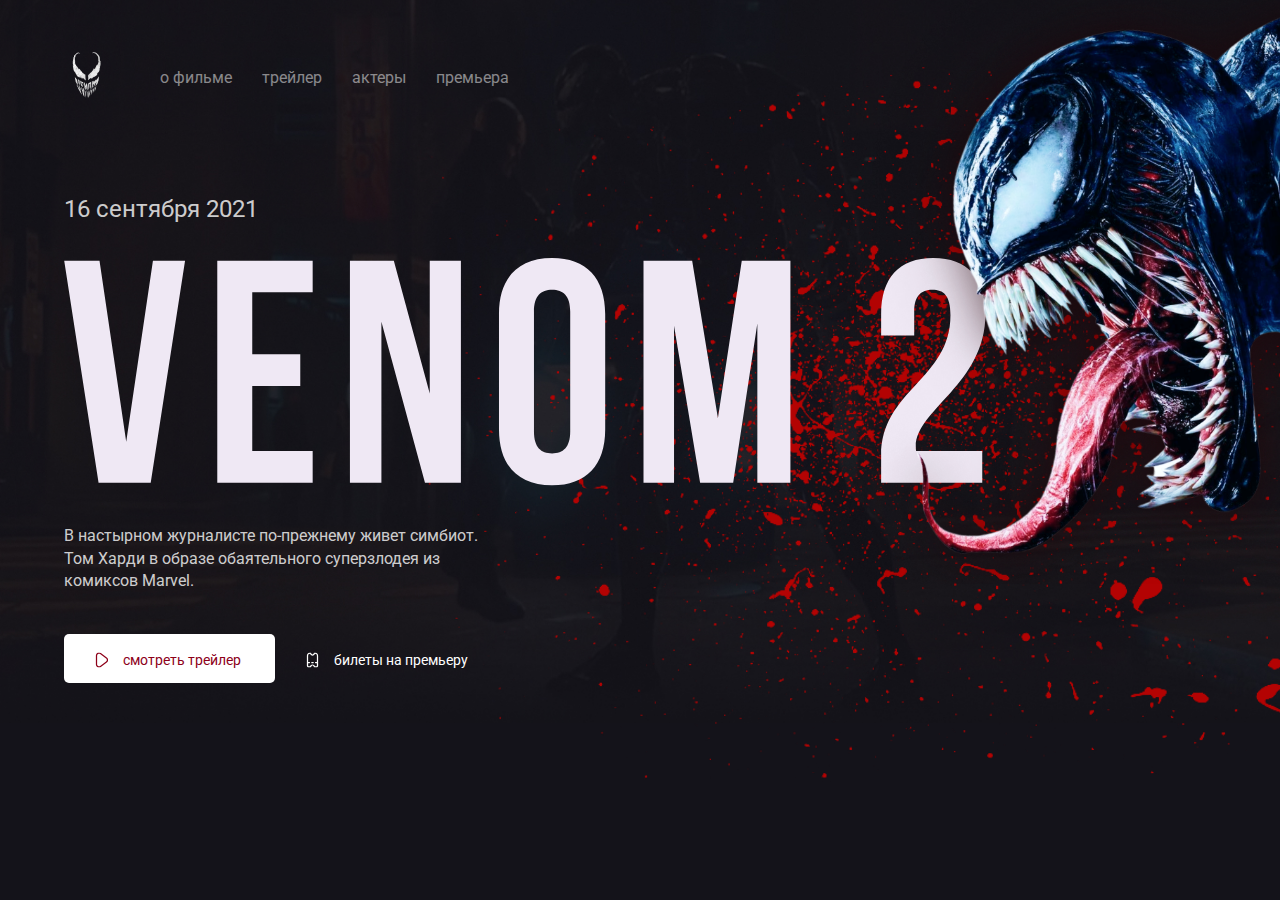
<file: project-Venom/index.html>
<!DOCTYPE html>
<html lang="ru">
<head>
  <meta charset="UTF-8" />
  <meta http-equiv="X-UA-Compatible" content="IE=edge" />
  <meta name="viewport" content="width=device-width, initial-scale=1.0" />
  <title>Document</title>
  <link rel="preconnect" href="https://fonts.gstatic.com">
  <link href="https://fonts.googleapis.com/css2?family=Roboto:wght@400;700&display=swap" rel="stylesheet" />
  <link rel="stylesheet" href="css/jquery.fancybox.min.css" />
  <link rel="stylesheet" href="css/normalize.css" />
  <link rel="stylesheet" href="css/style.css" />
</head>
<body class="blood">
  <div class="conteiner">
    <header class="header">
      <a href="/" class="logo-link">
        <img width="46" height="71" src="img/logo.png" alt="logo" class="img-logo">
      </a>
      <nav class="nav">
        <button class="menu-button">
          <span class="menu-button-text">меню</span>
          <img src="img/menu.svg" alt="menu" class="menu-button-icon" />
        </button>
        <button class="menu-close">
          <span class="menu-close-text">закрыть</span>
          <img src="img/back.svg" alt="close" class="menu-close-icon">
        </button>
        <ul class="nav-menu">
          <li class="nav-menu-item">
            <a href="about.html" class="nav-menu-link">о фильме</a>
          </li>
          <li class="nav-menu-item">
            <a href="#" class="nav-menu-link">трейлер</a>
          </li>
          <li class="nav-menu-item">
            <a href="#" class="nav-menu-link">актеры</a>
          </li>
          <li class="nav-menu-item">
            <a href="#" class="nav-menu-link">премьера</a>
          </li>
        </ul>
      </nav>
    </header>
    <div class="film">
      <div class="film-text">
        <span class="film-data">16 сентября 2021</span>
        <img src="img/venom-2.svg" alt="text-venom" class="film-logo">
        <p class="film-description">
          В настырном журналисте по-прежнему живет симбиот. Том Харди в образе обаятельного суперзлодея из комиксов Marvel.
        </p>
      </div>
      <!-- /.film-text -->
      <div class="button-group">
        <a class="button button-primary" data-fancybox href="https://youtu.be/Othd8W8o3t0">
          <img width="15px" src="img/play.svg" alt="play" class="button-icon">
          <span class="button-text">смотреть трейлер</span>
        </a>
        <a href="#" class="button button-link">
          <img width="15px" src="img/ticket.svg" alt="ticket" class="button-icon">
          <span class="button-text">билеты на премьеру</span>
        </a>
        <!-- /.button button-primary -->
      </div>
      <!-- /.button-group -->
    </div>
    <!-- /.hero -->
  </div>
  <!-- /.conteiner -->
  <img src="img/venom.png" alt="venom" class="venom">
  <script src="https://cdn.jsdelivr.net/npm/jquery@3.5.1/dist/jquery.min.js"></script>
  <script src="js/jquery.fancybox.min.js"></script>
  <script src="js/main.js"></script>
</body>
</html>
</file>
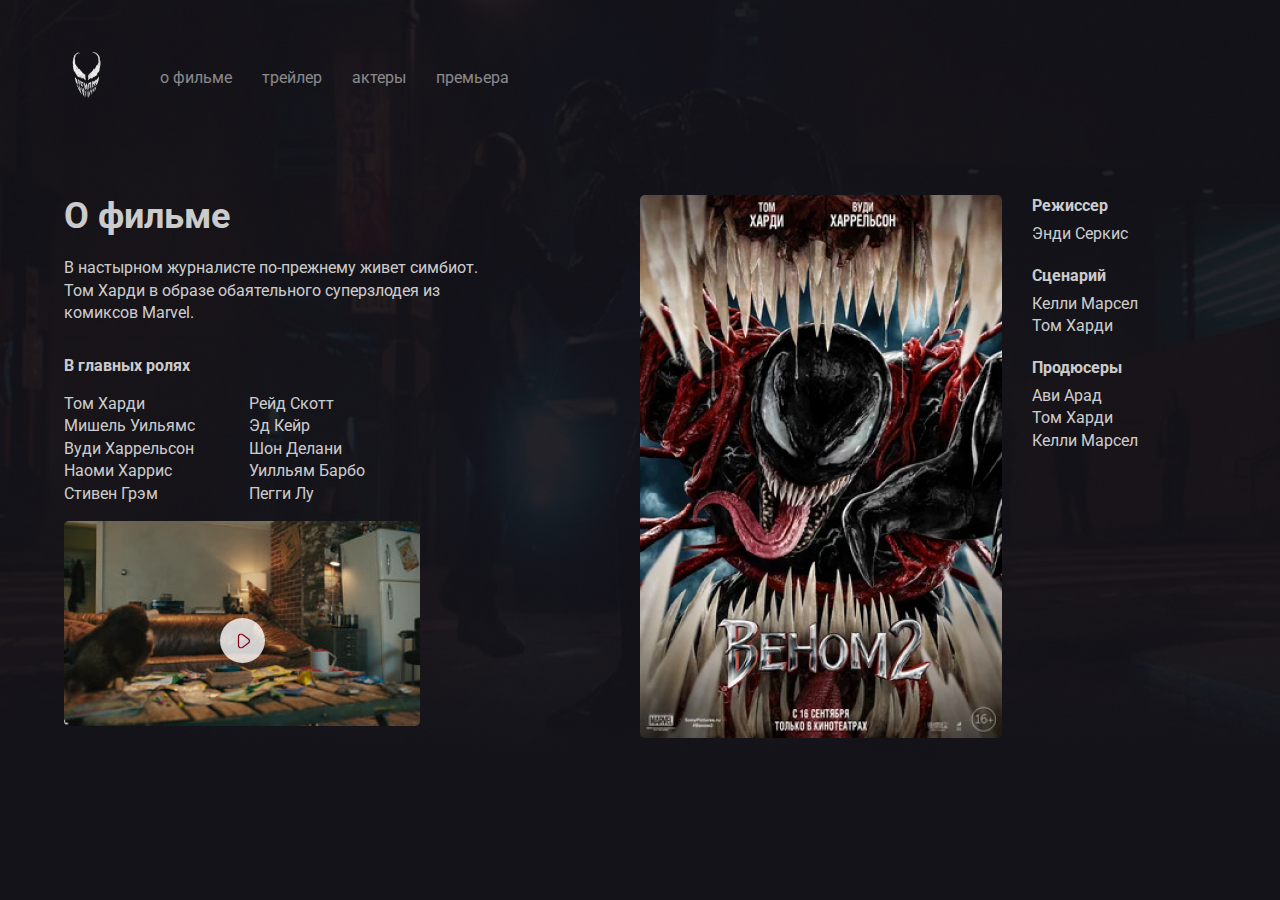
<file: project-Venom/about.html>
<!DOCTYPE html>
<html lang="ru">
<head>
  <meta charset="UTF-8" />
  <meta http-equiv="X-UA-Compatible" content="IE=edge" />
  <meta name="viewport" content="width=device-width, initial-scale=1.0" />
  <title>о фильме</title>
  <link rel="preconnect" href="https://fonts.gstatic.com" />
  <link href="https://fonts.googleapis.com/css2?family=Roboto:wght@400;700&display=swap" rel="stylesheet">
  <link rel="stylesheet" href="css/jquery.fancybox.min.css" />
  <link rel="stylesheet" href="css/normalize.css">
  <link rel="stylesheet" href="css/style.css" />
</head>
<body class="pimary-bg">
  <div class="conteiner">
    <header class="header">
      <a href="/" class="logo-link">
        <img width="46" height="71" src="img/logo.png" alt="logo" class="img-logo">
      </a>
      <nav class="nav">
        <button class="menu-button">
          <span class="menu-button-text">Меню</span>
          <img src="img/menu.svg" alt="menu" class="menu-button-icon" />
        </button>
        <button class="menu-close">
          <span class="menu-close-text">закрыть</span>
          <img src="img/back.svg" alt="close" class="menu-close-icon">
        </button>
        <ul class="nav-menu">
          <li class="nav-menu-item">
            <a href="about.html" class="nav-menu-link">о фильме</a>
          </li>
          <li class="nav-menu-item">
            <a href="#" class="nav-menu-link">трейлер</a>
          </li>
          <li class="nav-menu-item">
            <a href="#" class="nav-menu-link">актеры</a>
          </li>
          <li class="nav-menu-item">
            <a href="#" class="nav-menu-link">премьера</a>
          </li>
        </ul>
      </nav>
    </header>
    <div class="content">
      <div class="col">
        <h2 class="content-title">О фильме</h2>
        <p class="content-text">В настырном журналисте по-прежнему живет симбиот. 
          Том Харди в образе обаятельного суперзлодея из комиксов Marvel.
        </p>
        <h3 class="content-subtitle">В главных ролях</h3>
        <ul class="list column-2">
          <li class="list-item">Том Харди</li>
          <li class="list-item">Мишель Уильямс</li>
          <li class="list-item">Вуди Харрельсон</li>
          <li class="list-item">Наоми Харрис</li>
          <li class="list-item">Стивен Грэм</li>
          <li class="list-item">Рейд Скотт</li>
          <li class="list-item">Эд Кейр</li>
          <li class="list-item">Шон Делани</li>
          <li class="list-item">Уилльям Барбо</li>
          <li class="list-item">Пегги Лу</li>
        </ul>
        <div class="trailer">
          <a class="play" data-fancybox href="https://youtu.be/Othd8W8o3t0">
            <img src="img/play.svg" alt="play" class="play-icon" />
          </a>
        </div>
      </div>
      <div class="col">
        <div class="poster-wrapper">
          <img src="img/poster.jpg" alt="poster" class="poster" />
          <div class="creators">
            <h3 class="content-subtitle">Режиссер</h3>
            <ul class="list">
              <li class="list-item">Энди Серкис</li>
            </ul>
            <h3 class="content-subtitle">Сценарий</h3>
            <ul class="list">
              <li class="list-item">Келли Марсел</li>
              <li class="list-item">Том Харди</li>
            </ul>
            <h3 class="content-subtitle">Продюсеры</h3>
            <ul class="list">
              <li class="list-item">Ави Арад</li>
              <li class="list-item">Том Харди</li>
              <li class="list-item">Келли Марсел</li>
            </ul>
        </div>
        </div>
        <!-- /.creators -->
      </div>
    </div>
  </div>
  <!-- /.conteiner -->
  <script src="https://cdn.jsdelivr.net/npm/jquery@3.5.1/dist/jquery.min.js"></script>
  <script src="js/jquery.fancybox.min.js"></script>
  <script src="js/main.js"></script>
</body>
</html>
</file>
<file: project-Venom/css/style.css>
body {
  background-color: #14131a;
  color: #fff;
  font-family: "Roboto", sans-serif;
}
.conteiner {
  /*max-width: 1140px;*/
  width: 90%;
  margin: auto;
}
.header {
  display: flex;
  align-items: center;
  padding-top: 40px;
  margin-bottom: 80px;
}
.logo-link {
  display: inline-block;
  padding-right: 50px;
}
.nav-menu {
  margin: 0;
  padding: 0;
  list-style: none;
  display: flex;
}
.nav-menu-item {
  margin-right: 30px;
}
.nav-menu-link {
  text-decoration: none;
  color: rgba(255, 255, 255, 0.5);
}
.film-data {
  display: block;
  font-size: 24px;
  line-height: 28px;
  color: rgba(255, 255, 255, 0.8);
  margin-bottom: 3%;
}
.film-description {
  max-width: 432px;
  font-size: 16px;
  line-height: 140%;
  margin-top: 3%;
  color: rgba(255, 255, 255, 0.8);
}
.film-logo {
  width: 80%;
}
.button {
  padding: 15px 30px;
  border: none;
  border-radius: 5px;
  text-decoration: none;
  cursor: pointer;
}
.button-icon,
.button-text {
  display: inline-block;
  vertical-align: middle;
}
.button-text {
  font-size: 14px;
  line-height: 16px;
  margin-left: 10px;
}
.button-primary {
  color: #8d0019;
  background-color: #fff;
}
.button-link {
  color: #fff;
}
.button-group {
  margin-top: 5%;
}
.venom {
  position: absolute;
  max-width: 728px;
  width: 40%;
  top: 0;
  right: 0;
}
.blood {
  background: url(../img/blood.png) no-repeat top right / 70%,
    #14131a url(../img/background.jpg) no-repeat center center / 100%;
}
.pimary-bg {
  background: #14131a url(../img/background.jpg) no-repeat center center / 100%;
}
.content {
  display: flex;
}
.col {
  flex-basis: 50%;
}
.content-title {
  margin-top: 0;
  font-weight: bold;
  font-size: 36px;
  line-height: 42px;
  color: rgba(255, 255, 255, 0.8);
  margin-bottom: 20px;
}
.content-text {
  max-width: 423px;
  font-size: 16px;
  line-height: 140%;
  color: rgba(255, 255, 255, 0.8);
  margin-bottom: 30px;
}
.content-subtitle {
  font-weight: bold;
  font-size: 16px;
  line-height: 140%;
  color: rgba(255, 255, 255, 0.8);
  margin-bottom: 15px;
  margin-top: 0;
}
.content .list {
  list-style-type: none;
  padding: 0;
}
.list-item {
  line-height: 1.5;
  font-size: 16px;
  line-height: 140%;
  color: rgba(255, 255, 255, 0.8);
}
.column-2 {
  -webkit-column-count: 2;
  -moz-column-count: 2;
  column-count: 2;
  -webkit-column-gap: 20px;
  -moz-column-gap: 20px;
  column-gap: 20px;
  max-width: 350px;
}
.content .trailer {
  width: 356px;
  height: 205px;
  background: url("../img/trailer-cover.jpg") no-repeat center / contain;
  border-radius: 5px;
  display: flex;
  align-items: center;
  justify-content: center;
}
.trailer .play {
  background-color: rgba(255, 255, 255, 0.8);
  margin-top: 33px;
  width: 45px;
  height: 45px;
  border-radius: 50%;
  border: none;
  cursor: pointer;
}
.trailer .play-icon {
  transform: translate(16px, 15px);
}
.poster-wrapper {
  display: flex;
  align-items: start;
}
.poster {
  width: 362px;
  height: 543px;
  border-radius: 5px;
  margin-right: 30px;
}
.poster-wrapper .content-subtitle {
  margin-bottom: 5px;
}
.poster-wrapper .list {
  margin: 0;
  margin-bottom: 20px;
}
.menu-button {
  display: none;
}
.img {
  max-width: 100%;
}
.menu-close {
  display: none;
}
@media (max-width: 1024px) {
  .content {
    flex-direction: column;
    padding-bottom: 5%;
  }
  .col {
    margin-bottom: 5%;
  }
  .header {
    margin-bottom: 4%;
  }
  .film {
    margin-top: 10%;
  }
}
@media (max-width: 768px) {
  .blood {
    background: #14131a;
  }
  .venom {
    top: 22%;
  }
}
@media (max-width: 576px) {
  .venom {
    top: 25%;
    width: 30%;
  }
  .nav-menu {
    position: fixed;
    left: 0;
    top: 0;
    z-index: 9;
    width: 100%;
    height: 100%;
    transform: translateX(100%);
    transition: transform 0.2s;
    background-color: #fff;
    display: flex;
    justify-content: center;
    align-items: center;
    flex-direction: column;
  }
  .menu-close {
    position: fixed;
    display: flex;
    align-items: center;
    opacity: 0;
    right: 25px;
    top: 65px;
    z-index: 10;
    border: none;
    background-color: #fff;
    cursor: pointer;
    transform: translateX(500%);
    transition: transform 0.2s;
    transition-delay: 0.4s;
  }
  .is-active {
    opacity: 1;
    transform: translateX(0%);
  }
  .menu-close-text {
    margin-right: 10px;
  }
  .nav-menu-item {
    margin-bottom: 2%;
    margin-top: 2%;
    margin-right: 0;
  }
  .nav-menu-link {
    color: #14131a;
  }
  .nav {
    margin-left: auto;
  }
  .menu-button {
    display: flex;
    align-items: center;
    justify-content: center;
    padding: 10px;
    border: none;
    background-color: #14131a;
    color: rgba(255, 255, 255, 0.8);
    cursor: pointer;
  }
  .menu-button-text {
    margin-right: 10px;
    font-size: 14px;
    line-height: 16px;
    color: rgba(255, 255, 255, 0.8);
  }
  .button-group {
    display: flex;
    align-items: center;
    justify-content: center;
    flex-direction: column;
  }
  .film-text {
    text-align: center;
  }
  .poster-wrapper {
    flex-direction: column;
  }
  .poster {
    margin-bottom: 4%;
    margin-right: 0;
    width: 100%;
  }
  .content .trailer {
    max-width: 350px;
    width: 100%;
  }
  .column-2 {
    column-count: 1;
  }
}
</file>
